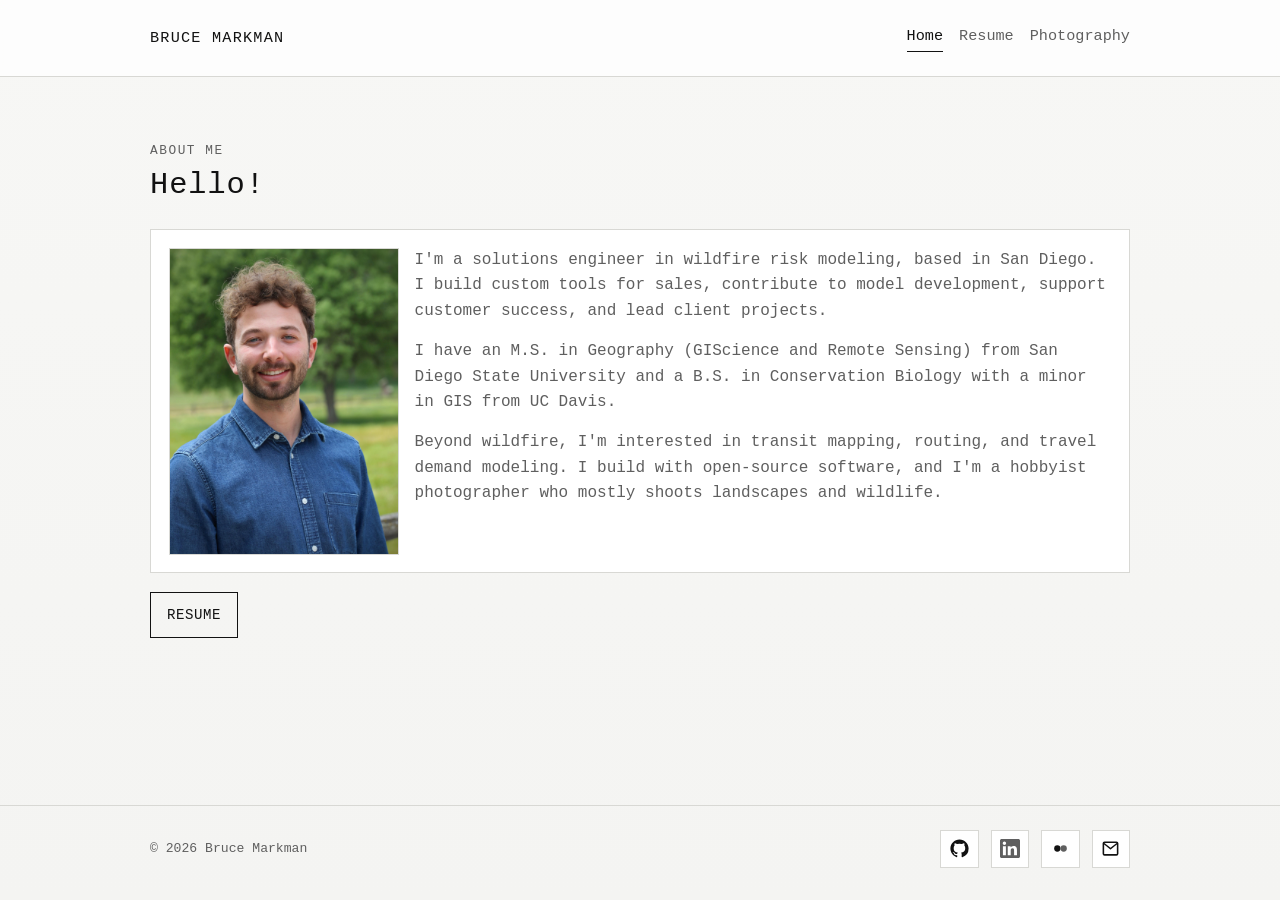
<file: index.html>
<!DOCTYPE html>
<html lang="en">
<head>
  <meta charset="UTF-8">
  <meta name="viewport" content="width=device-width, initial-scale=1.0">
  <title>Bruce Markman | Home</title>
  <link rel="stylesheet" href="style.css">
</head>
<body>
  <header class="site-header">
    <div class="site-shell header-content">
      <a class="brand" href="index.html">Bruce Markman</a>
      <nav class="nav-links" aria-label="Primary">
        <a class="nav-link active" href="index.html">Home</a>
        <a class="nav-link" href="resume.html">Resume</a>
        <a class="nav-link" href="photography.html">Photography</a>
      </nav>
    </div>
  </header>

  <main>
    <section class="content-grid">
      <div>
        <p class="eyebrow">About Me</p>
        <h2>Hello!</h2>
</div>

      <article class="panel about-layout">
        <img class="headshot" src="photos/bruce_markman.jpg" alt="Headshot of Bruce Markman">
        <div class="about-copy">
          <p>I'm a solutions engineer in wildfire risk modeling, based in San Diego. I build custom tools for sales, contribute to model development, support customer success, and lead client projects.</p>
          <p>I have an M.S. in Geography (GIScience and Remote Sensing) from San Diego State University and a B.S. in Conservation Biology with a minor in GIS from UC Davis.</p>
          <p>Beyond wildfire, I'm interested in transit mapping, routing, and travel demand modeling. I build with open-source software, and I'm a hobbyist photographer who mostly shoots landscapes and wildlife.</p>
        </div>
      </article>

      <div class="home-tabs" aria-label="Primary page tabs">
        <a class="button" href="resume.html">Resume</a>
      </div>

    </section>
  </main>

  <footer class="site-footer">
    <div class="footer-content">
      <p class="small">&copy; 2026 Bruce Markman</p>
<div class="social-links">
        <a class="social-link" href="https://github.com/bmarkman1234" target="_blank" rel="noreferrer" aria-label="GitHub profile"><img class="social-icon" src="icons/github.svg" alt="GitHub"></a>
        <a class="social-link" href="https://www.linkedin.com/in/bruce-markman-b74a611ab/" target="_blank" rel="noreferrer" aria-label="LinkedIn profile"><img class="social-icon" src="icons/linkedin.svg" alt="LinkedIn"></a>
        <a class="social-link" href="https://www.flickr.com/photos/brucemarkman/" target="_blank" rel="noreferrer" aria-label="Flickr profile"><img class="social-icon" src="icons/flickr.svg" alt="Flickr"></a>
        <a class="social-link" href="https://mail.google.com/mail/?view=cm&fs=1&to=bmarkman1234@gmail.com" target="_blank" rel="noreferrer" aria-label="Send email in browser"><img class="social-icon" src="icons/email.svg" alt="Send email"></a>
      </div>
    </div>
  </footer></body>
</html>
</file>
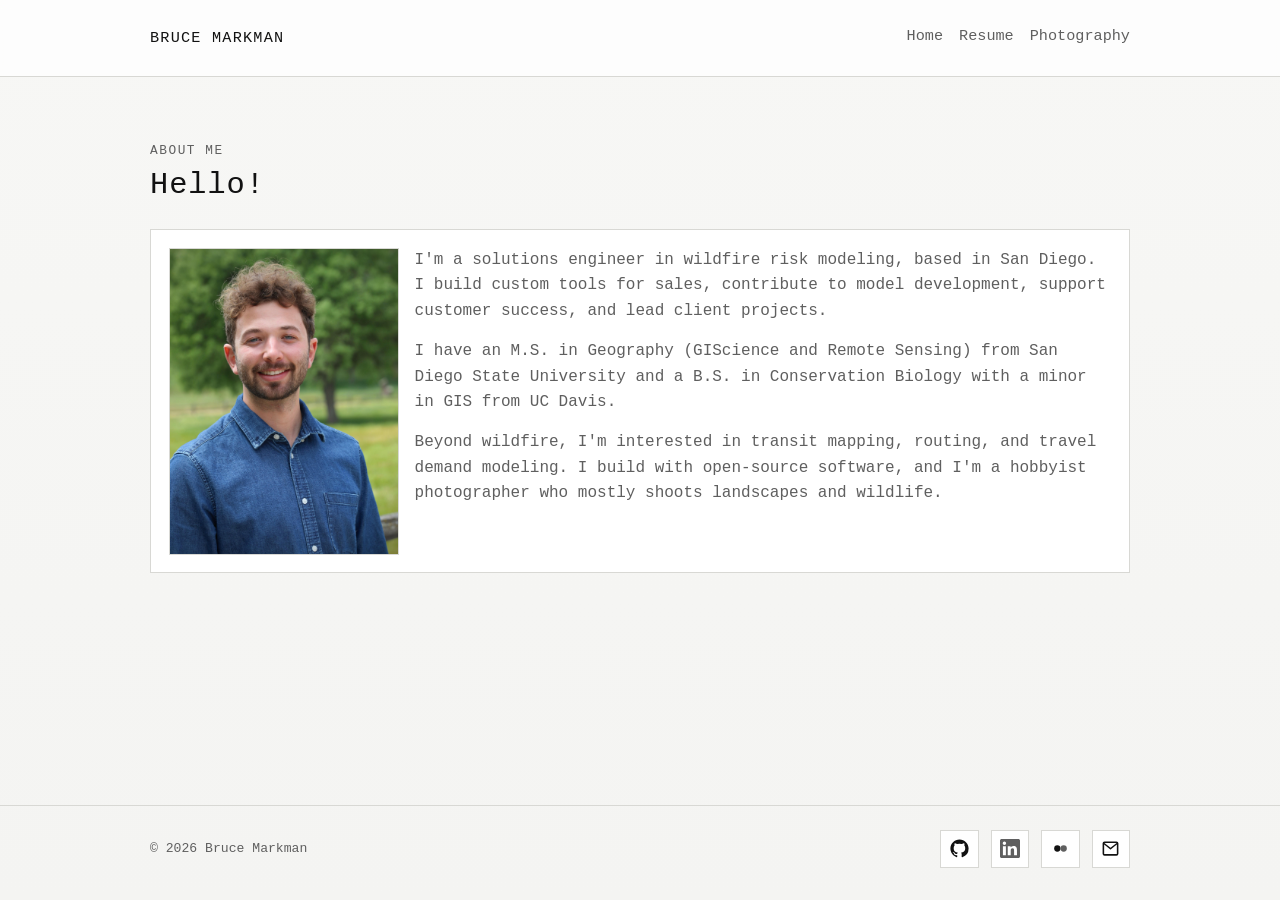
<file: about.html>
<!DOCTYPE html>
<html lang="en">
<head>
  <meta charset="UTF-8">
  <meta name="viewport" content="width=device-width, initial-scale=1.0">
  <title>Bruce Markman | About Me</title>
  <link rel="stylesheet" href="style.css">
</head>
<body>
  <header class="site-header">
    <div class="site-shell header-content">
      <a class="brand" href="index.html">Bruce Markman</a>
      <nav class="nav-links" aria-label="Primary">
        <a class="nav-link" href="index.html">Home</a>
        <a class="nav-link" href="resume.html">Resume</a>
        <a class="nav-link" href="photography.html">Photography</a>
      </nav>
    </div>
  </header>

  <main>
    <section class="content-grid">
      <div>
        <p class="eyebrow">About Me</p>
        <h2>Hello!</h2>
</div>
      <article class="panel about-layout">
        <img class="headshot" src="photos/bruce_markman.jpg" alt="Headshot of Bruce Markman">
        <div class="about-copy">
          <p>I'm a solutions engineer in wildfire risk modeling, based in San Diego. I build custom tools for sales, contribute to model development, support customer success, and lead client projects.</p>
          <p>I have an M.S. in Geography (GIScience and Remote Sensing) from San Diego State University and a B.S. in Conservation Biology with a minor in GIS from UC Davis.</p>
          <p>Beyond wildfire, I'm interested in transit mapping, routing, and travel demand modeling. I build with open-source software, and I'm a hobbyist photographer who mostly shoots landscapes and wildlife.</p>
        </div>
      </article>
    </section>
  </main>

  <footer class="site-footer">
    <div class="footer-content">
      <p class="small">&copy; 2026 Bruce Markman</p>
<div class="social-links">
        <a class="social-link" href="https://github.com/bmarkman1234" target="_blank" rel="noreferrer" aria-label="GitHub profile"><img class="social-icon" src="icons/github.svg" alt="GitHub"></a>
        <a class="social-link" href="https://www.linkedin.com/in/bruce-markman-b74a611ab/" target="_blank" rel="noreferrer" aria-label="LinkedIn profile"><img class="social-icon" src="icons/linkedin.svg" alt="LinkedIn"></a>
        <a class="social-link" href="https://www.flickr.com/photos/brucemarkman/" target="_blank" rel="noreferrer" aria-label="Flickr profile"><img class="social-icon" src="icons/flickr.svg" alt="Flickr"></a>
        <a class="social-link" href="https://mail.google.com/mail/?view=cm&fs=1&to=bmarkman1234@gmail.com" target="_blank" rel="noreferrer" aria-label="Send email in browser"><img class="social-icon" src="icons/email.svg" alt="Send email"></a>
      </div>
    </div>
  </footer></body>
</html>
</file>
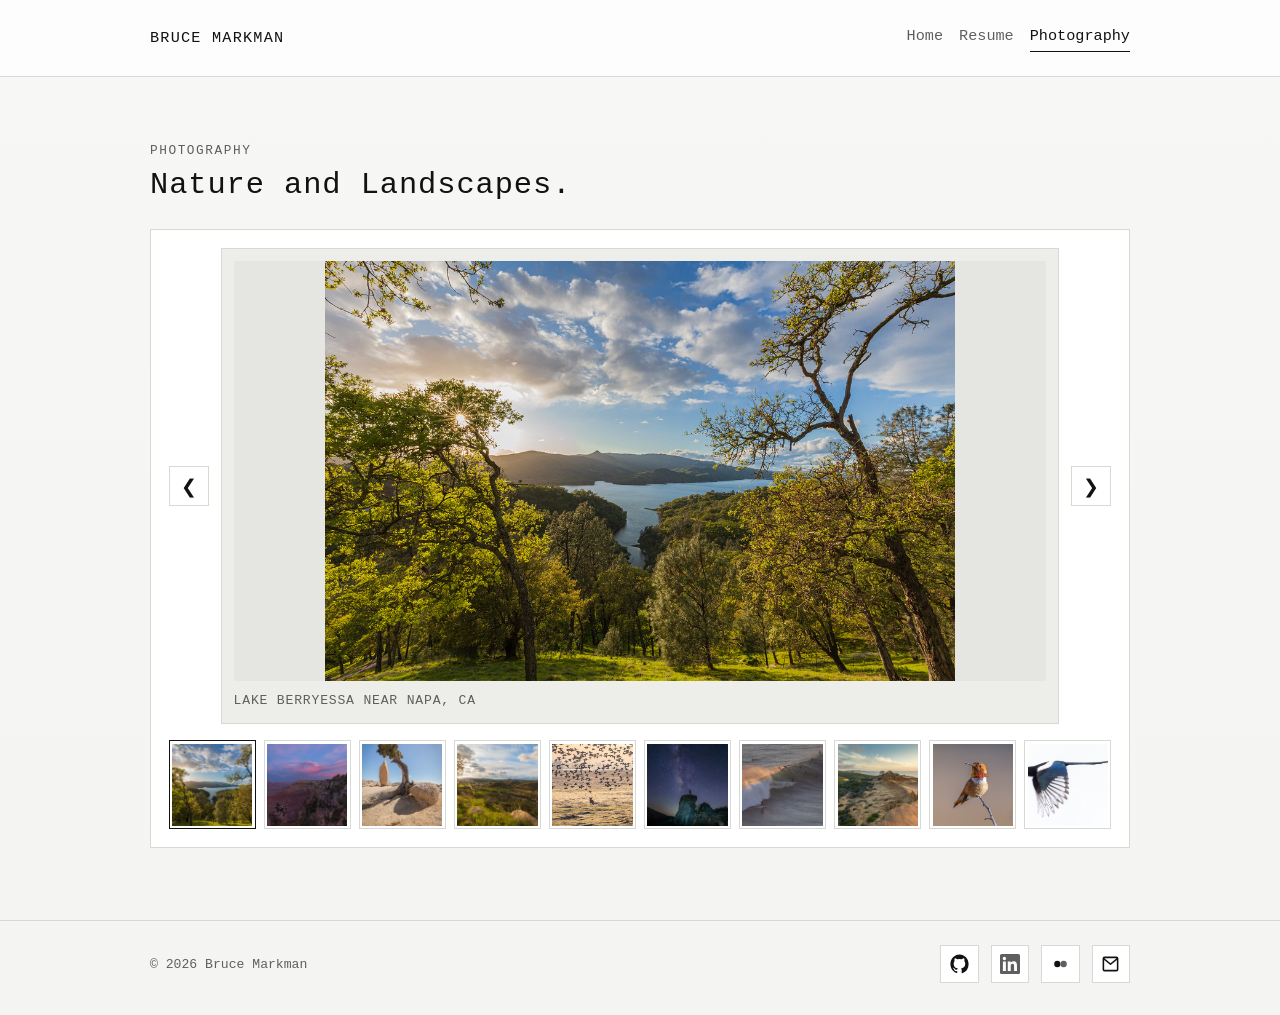
<file: photography.html>
<!DOCTYPE html>
<html lang="en">
<head>
  <meta charset="UTF-8">
  <meta name="viewport" content="width=device-width, initial-scale=1.0">
  <title>Bruce Markman | Photography</title>
  <link rel="stylesheet" href="style.css">
</head>
<body>
  <header class="site-header">
    <div class="site-shell header-content">
      <a class="brand" href="index.html">Bruce Markman</a>
      <nav class="nav-links" aria-label="Primary">
        <a class="nav-link" href="index.html">Home</a>
        <a class="nav-link" href="resume.html">Resume</a>
        <a class="nav-link active" href="photography.html">Photography</a>
      </nav>
    </div>
  </header>

  <main>
    <section class="content-grid">
      <div>
        <p class="eyebrow">Photography</p>
        <h2>Nature and Landscapes.</h2>
      </div>

      <section class="panel carousel-panel" aria-label="Featured photography carousel">
        <div class="photo-carousel" data-carousel>
          <button class="carousel-button" type="button" data-prev aria-label="Previous photo">&#10094;</button>
          <figure class="carousel-frame">
            <img id="carousel-image" src="photos/photography_portfolio/berryessa.jpg" alt="Landscape view at Lake Berryessa">
            <figcaption id="carousel-caption">Lake Berryessa near Napa, CA</figcaption>
          </figure>
          <button class="carousel-button" type="button" data-next aria-label="Next photo">&#10095;</button>
        </div>

        <div class="carousel-thumbs" aria-label="Photo selection">
          <button class="thumb is-active" type="button" data-src="photos/photography_portfolio/berryessa.jpg" data-alt="Landscape view at Lake Berryessa" data-caption="Lake Berryessa">
            <img src="photos/photography_portfolio/berryessa.jpg" alt="Lake Berryessa thumbnail">
          </button>
          <button class="thumb" type="button" data-src="photos/photography_portfolio/grand_canyon.jpg" data-alt="Grand Canyon landscape at golden hour" data-caption="Grand Canyon at dusk">
            <img src="photos/photography_portfolio/grand_canyon.jpg" alt="Grand Canyon thumbnail">
          </button>
          <button class="thumb" type="button" data-src="photos/photography_portfolio/landscape_joshua_tree.jpg" data-alt="Joshua Tree landscape scene" data-caption="Penguin Rock at Joshua Tree National Park">
            <img src="photos/photography_portfolio/landscape_joshua_tree.jpg" alt="Joshua Tree thumbnail">
          </button>
          <button class="thumb" type="button" data-src="photos/photography_portfolio/landscape_poway.jpg" data-alt="Poway hills and grassland landscape" data-caption="Poway, CA after a nice rainstorm">
            <img src="photos/photography_portfolio/landscape_poway.jpg" alt="Poway landscape thumbnail">
          </button>
          <button class="thumb" type="button" data-src="photos/photography_portfolio/landscape_ramonagrasslands.jpg" data-alt="Ramona grasslands landscape" data-caption="A lone coyote surrounded by Canada geese at Ramona Grasslands">
            <img src="photos/photography_portfolio/landscape_ramonagrasslands.jpg" alt="Ramona grasslands thumbnail">
          </button>
          <button class="thumb" type="button" data-src="photos/photography_portfolio/milky_way.jpg" data-alt="Milky Way night sky above landscape" data-caption="My friend Davis shining a light into the Milky Way">
            <img src="photos/photography_portfolio/milky_way.jpg" alt="Milky Way thumbnail">
          </button>
          <button class="thumb" type="button" data-src="photos/photography_portfolio/surf_blacks.jpg" data-alt="Surf scene at Black's Beach" data-caption="Surf's up at Black's Beach">
            <img src="photos/photography_portfolio/surf_blacks.jpg" alt="Surf thumbnail">
          </button>
          <button class="thumb" type="button" data-src="photos/photography_portfolio/torrey_pines.jpg" data-alt="Torrey Pines coastal landscape" data-caption="Razor Point, Torrey Pines">
            <img src="photos/photography_portfolio/torrey_pines.jpg" alt="Torrey Pines thumbnail">
          </button>
          <button class="thumb" type="button" data-src="photos/photography_portfolio/allens_humming.jpg" data-alt="Allen's hummingbird portrait" data-caption="Allen's Hummingbird">
            <img src="photos/photography_portfolio/allens_humming.jpg" alt="Allen's hummingbird thumbnail">
          </button>
          <button class="thumb" type="button" data-src="photos/photography_portfolio/yellow_billedMagpie.jpg" data-alt="Yellow-billed magpie on branch" data-caption="Yellow-billed Magpie in flight">
            <img src="photos/photography_portfolio/yellow_billedMagpie.jpg" alt="Yellow-billed magpie thumbnail">
          </button>
        </div>
      </section>
    </section>
  </main>

  <footer class="site-footer">
    <div class="footer-content">
      <p class="small">&copy; 2026 Bruce Markman</p>
<div class="social-links">
        <a class="social-link" href="https://github.com/bmarkman1234" target="_blank" rel="noreferrer" aria-label="GitHub profile"><img class="social-icon" src="icons/github.svg" alt="GitHub"></a>
        <a class="social-link" href="https://www.linkedin.com/in/bruce-markman-b74a611ab/" target="_blank" rel="noreferrer" aria-label="LinkedIn profile"><img class="social-icon" src="icons/linkedin.svg" alt="LinkedIn"></a>
        <a class="social-link" href="https://www.flickr.com/photos/brucemarkman/" target="_blank" rel="noreferrer" aria-label="Flickr profile"><img class="social-icon" src="icons/flickr.svg" alt="Flickr"></a>
        <a class="social-link" href="https://mail.google.com/mail/?view=cm&fs=1&to=bmarkman1234@gmail.com" target="_blank" rel="noreferrer" aria-label="Send email in browser"><img class="social-icon" src="icons/email.svg" alt="Send email"></a>
      </div>
    </div>
  </footer>

  <script src="photography-carousel.js"></script>
</body>
</html>
</file>
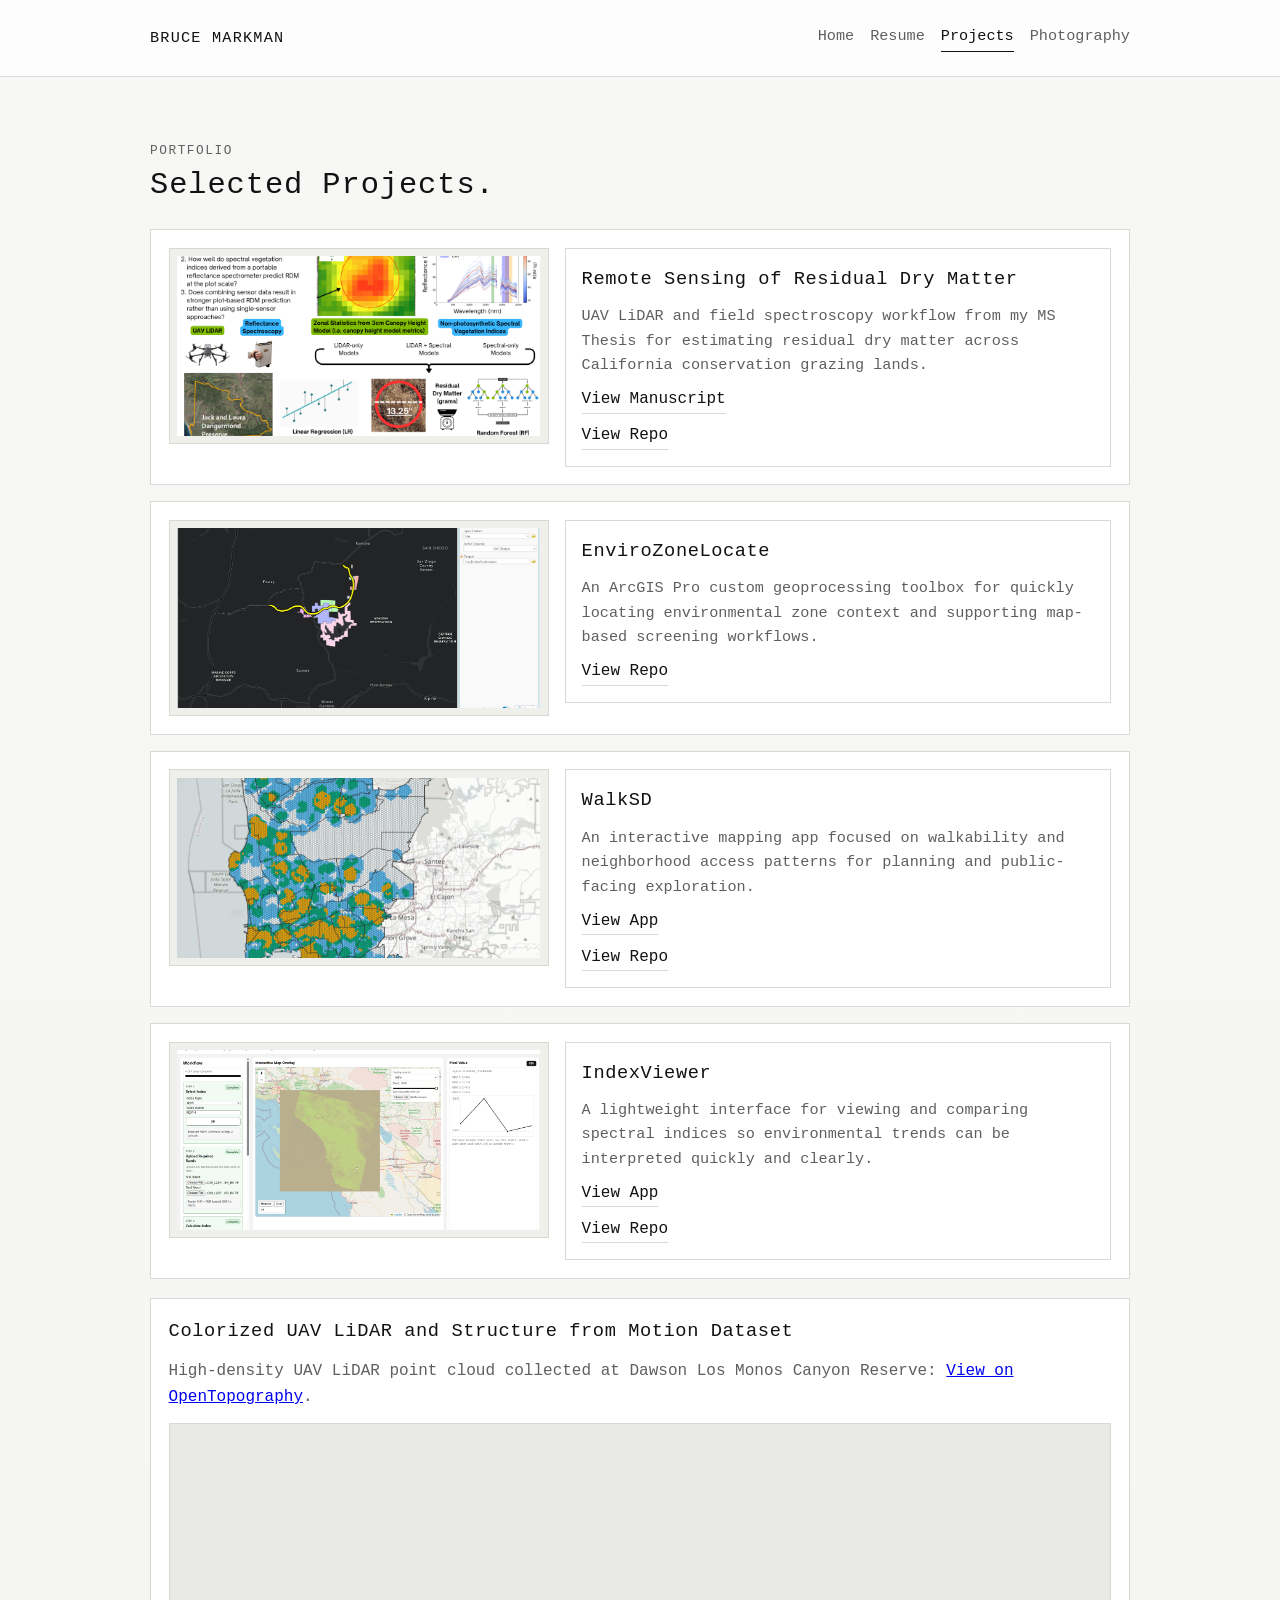
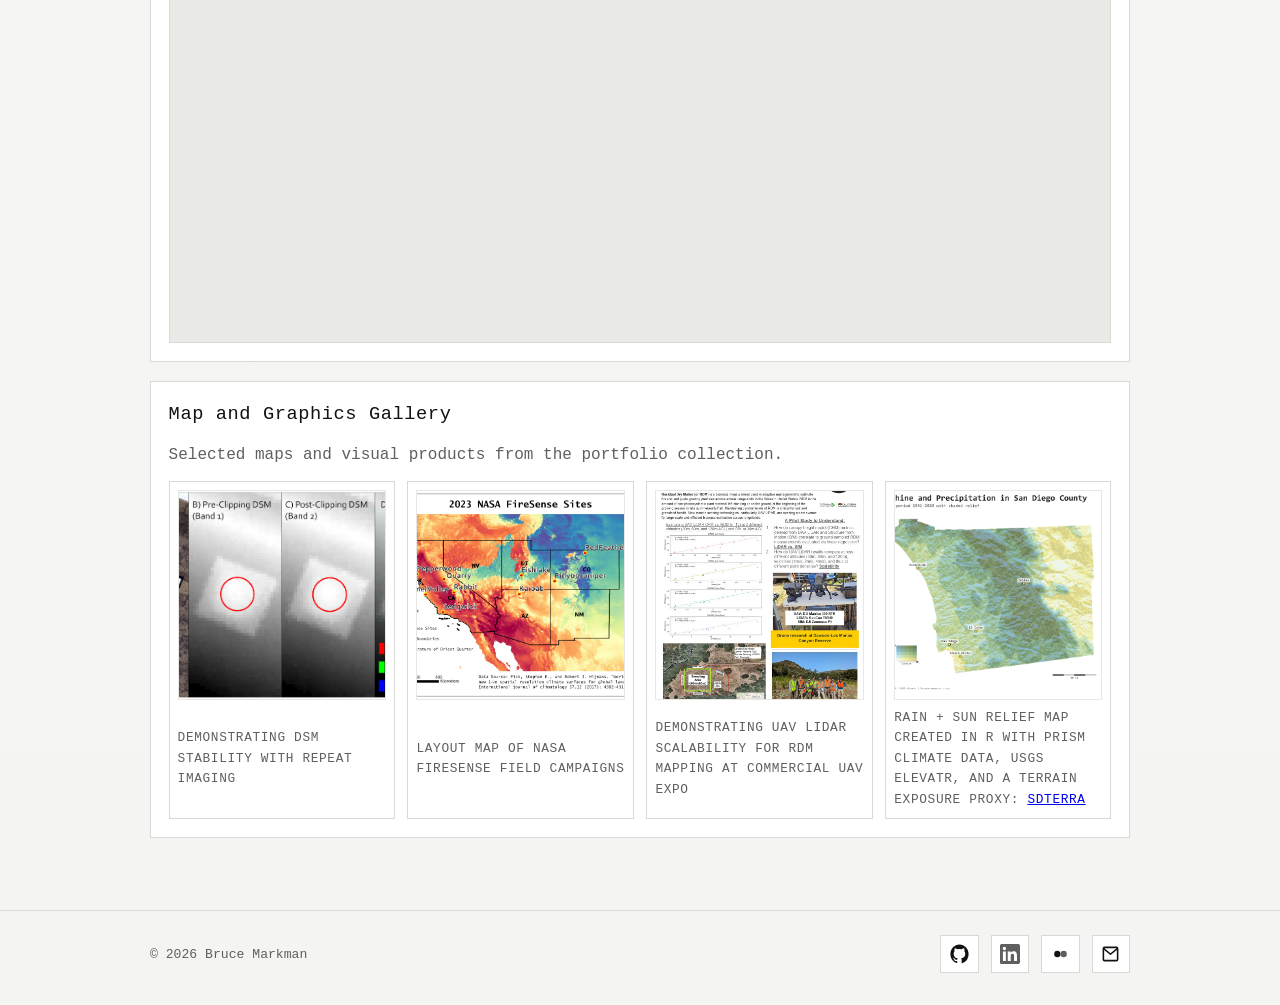
<file: portfolio.html>
<!DOCTYPE html>
<html lang="en">
<head>
  <meta charset="UTF-8">
  <meta name="viewport" content="width=device-width, initial-scale=1.0">
  <title>Bruce Markman | Portfolio</title>
  <link rel="stylesheet" href="style.css">
</head>
<body class="portfolio-page">
  <header class="site-header">
    <div class="site-shell header-content">
      <a class="brand" href="index.html">Bruce Markman</a>
      <nav class="nav-links" aria-label="Primary">
        <a class="nav-link" href="index.html">Home</a>
        <a class="nav-link" href="resume.html">Resume</a>
        <a class="nav-link active" href="portfolio.html">Projects</a>
        <a class="nav-link" href="photography.html">Photography</a>
      </nav>
    </div>
  </header>

  <main>
    <section class="content-grid">
      <div>
        <p class="eyebrow">Portfolio</p>
        <h2>Selected Projects.</h2>
      </div>

      <section class="project-showcase" aria-label="Featured interactive projects">
        <article class="project-row panel">
          <figure class="project-shot">
            <img src="portfolio%20maps/screenshots_for_featured/Graphical%20Abstract%20-%20RS%20of%20RDM%20Paper.png" alt="Remote Sensing of Residual Dry Matter screenshot">
          </figure>
          <div class="project-card">
            <h3>Remote Sensing of Residual Dry Matter</h3>
            <p>UAV LiDAR and field spectroscopy workflow from my MS Thesis for estimating residual dry matter across California conservation grazing lands.</p>
            <a class="project-link" href="https://doi.org/10.3390/rs17142352" target="_blank" rel="noreferrer">View Manuscript</a>
            <a class="project-link" href="https://github.com/bmarkman1234/Remote-Sensing-of-Residual-Dry-Matter" target="_blank" rel="noreferrer">View Repo</a>
          </div>
        </article>

        <article class="project-row panel">
          <figure class="project-shot">
            <img src="portfolio%20maps/screenshots_for_featured/tool_example.jpg" alt="EnviroZoneLocate tool screenshot">
          </figure>
          <div class="project-card">
            <h3>EnviroZoneLocate</h3>
            <p>An ArcGIS Pro custom geoprocessing toolbox for quickly locating environmental zone context and supporting map-based screening workflows.</p>
            <a class="project-link" href="https://github.com/bmarkman1234/envirozonelocate" target="_blank" rel="noreferrer">View Repo</a>
          </div>
        </article>

        <article class="project-row panel">
          <figure class="project-shot">
            <img src="portfolio%20maps/screenshots_for_featured/walkability_map.png" alt="WalkSD project screenshot">
          </figure>
          <div class="project-card">
            <h3>WalkSD</h3>
            <p>An interactive mapping app focused on walkability and neighborhood access patterns for planning and public-facing exploration.</p>
            <a class="project-link" href="https://bmarkman1234.github.io/walkSD/" target="_blank" rel="noreferrer">View App</a>
            <a class="project-link" href="https://github.com/bmarkman1234/WalkSD" target="_blank" rel="noreferrer">View Repo</a>
          </div>
        </article>

        <article class="project-row panel">
          <figure class="project-shot">
            <img src="portfolio%20maps/screenshots_for_featured/Index_Viewer_Example.png" alt="IndexViewer project screenshot">
          </figure>
          <div class="project-card">
            <h3>IndexViewer</h3>
            <p>A lightweight interface for viewing and comparing spectral indices so environmental trends can be interpreted quickly and clearly.</p>
            <a class="project-link" href="https://bmarkman1234.github.io/IndexViewer/" target="_blank" rel="noreferrer">View App</a>
            <a class="project-link" href="https://github.com/bmarkman1234/IndexViewer" target="_blank" rel="noreferrer">View Repo</a>
          </div>
        </article>

      </section>

      <section class="panel featured-media" aria-label="Featured point cloud media">
        <h3>Colorized UAV LiDAR and Structure from Motion Dataset</h3>
        <p>High-density UAV LiDAR point cloud collected at Dawson Los Monos Canyon Reserve: <a href="https://portal.opentopography.org/dataspace/dataset?opentopoID=OTDS.042025.32611.1" target="_blank" rel="noreferrer">View on OpenTopography</a>.</p>
        <iframe class="featured-video" src="https://drive.google.com/file/d/1UmWCXFGlg045rsxGuxukkRGc4PZ9J44o/preview" title="Point cloud viewer" allow="autoplay" loading="lazy"></iframe>
        <a class="project-link featured-video-mobile-link" href="https://drive.google.com/file/d/1UmWCXFGlg045rsxGuxukkRGc4PZ9J44o/view" target="_blank" rel="noreferrer">Open point cloud viewer</a>
      </section>

      <section class="panel map-feature-panel" aria-label="Map gallery">
        <h3>Map and Graphics Gallery</h3>
        <p>Selected maps and visual products from the portfolio collection.</p>
        <div class="map-feature-grid">
          <figure class="map-feature-card">
            <a class="map-feature-link" href="portfolio%20maps/dsm_dtm_composite.png" data-map-viewer>
              <img src="portfolio%20maps/dsm_dtm_composite.png" alt="DSM and DTM composite map">
            </a>
            <figcaption>Demonstrating DSM stability with repeat imaging</figcaption>
          </figure>
          <figure class="map-feature-card">
            <a class="map-feature-link" href="portfolio%20maps/FireSenseLayout_Temp.jpg" data-map-viewer>
              <img src="portfolio%20maps/FireSenseLayout_Temp.jpg" alt="FireSense layout map">
            </a>
            <figcaption>Layout Map of NASA FireSense Field Campaigns</figcaption>
          </figure>
          <figure class="map-feature-card">
            <a class="map-feature-link" href="portfolio%20maps/Commercial%20UAV%20Expo%20RDM%20Poster%208.5x11_.jpg" data-map-viewer>
              <img src="portfolio%20maps/Commercial%20UAV%20Expo%20RDM%20Poster%208.5x11_.jpg" alt="Commercial UAV Expo residual dry matter poster">
            </a>
            <figcaption>Demonstrating UAV LiDAR Scalability for RDM Mapping at Commercial UAV Expo</figcaption>
          </figure>
          <figure class="map-feature-card">
            <a class="map-feature-link" href="portfolio%20maps/screenshots_for_featured/map_rain_sun_relief.png" data-map-viewer>
              <img src="portfolio%20maps/screenshots_for_featured/map_rain_sun_relief.png" alt="Relief map with rain and sun symbology">
            </a>
            <figcaption>Rain + Sun Relief Map Created in R with PRISM climate data, USGS Elevatr, and a Terrain Exposure Proxy: <a href="https://github.com/bmarkman1234/sdTerra" target="_blank" rel="noreferrer">sdTerra</a></figcaption>
          </figure>
        </div>
      </section>
    </section>
  </main>

  <div class="map-modal" id="map-modal" hidden>
    <button class="map-modal-close" type="button" aria-label="Close map viewer">Close</button>
    <img class="map-modal-image" id="map-modal-image" alt="Expanded map view">
  </div>

  <footer class="site-footer">
    <div class="footer-content">
      <p class="small">&copy; 2026 Bruce Markman</p>
<div class="social-links">
        <a class="social-link" href="https://github.com/bmarkman1234" target="_blank" rel="noreferrer" aria-label="GitHub profile"><img class="social-icon" src="icons/github.svg" alt="GitHub"></a>
        <a class="social-link" href="https://www.linkedin.com/in/bruce-markman-b74a611ab/" target="_blank" rel="noreferrer" aria-label="LinkedIn profile"><img class="social-icon" src="icons/linkedin.svg" alt="LinkedIn"></a>
        <a class="social-link" href="https://www.flickr.com/photos/brucemarkman/" target="_blank" rel="noreferrer" aria-label="Flickr profile"><img class="social-icon" src="icons/flickr.svg" alt="Flickr"></a>
        <a class="social-link" href="https://mail.google.com/mail/?view=cm&fs=1&to=bmarkman1234@gmail.com" target="_blank" rel="noreferrer" aria-label="Send email in browser"><img class="social-icon" src="icons/email.svg" alt="Send email"></a>
      </div>
    </div>
  </footer>
  <script src="portfolio-map-viewer.js"></script>
</body>
</html>
</file>
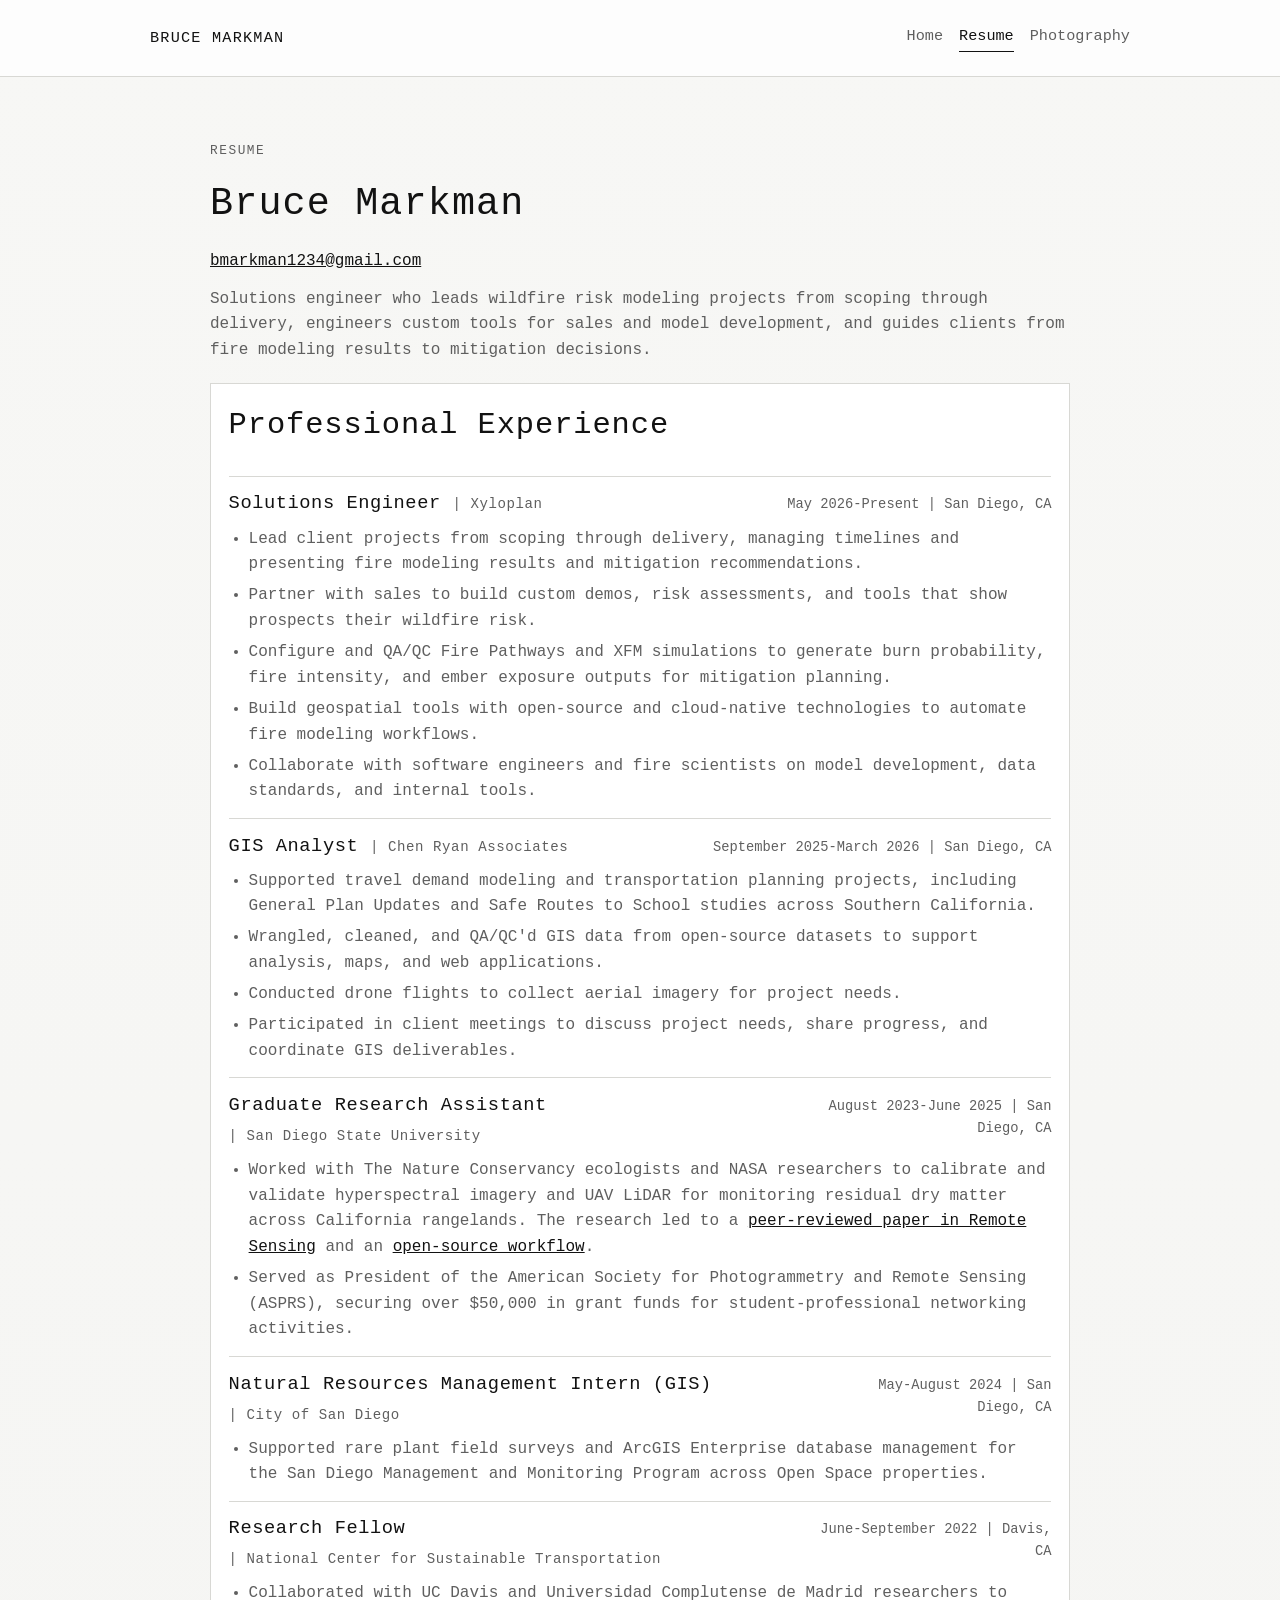
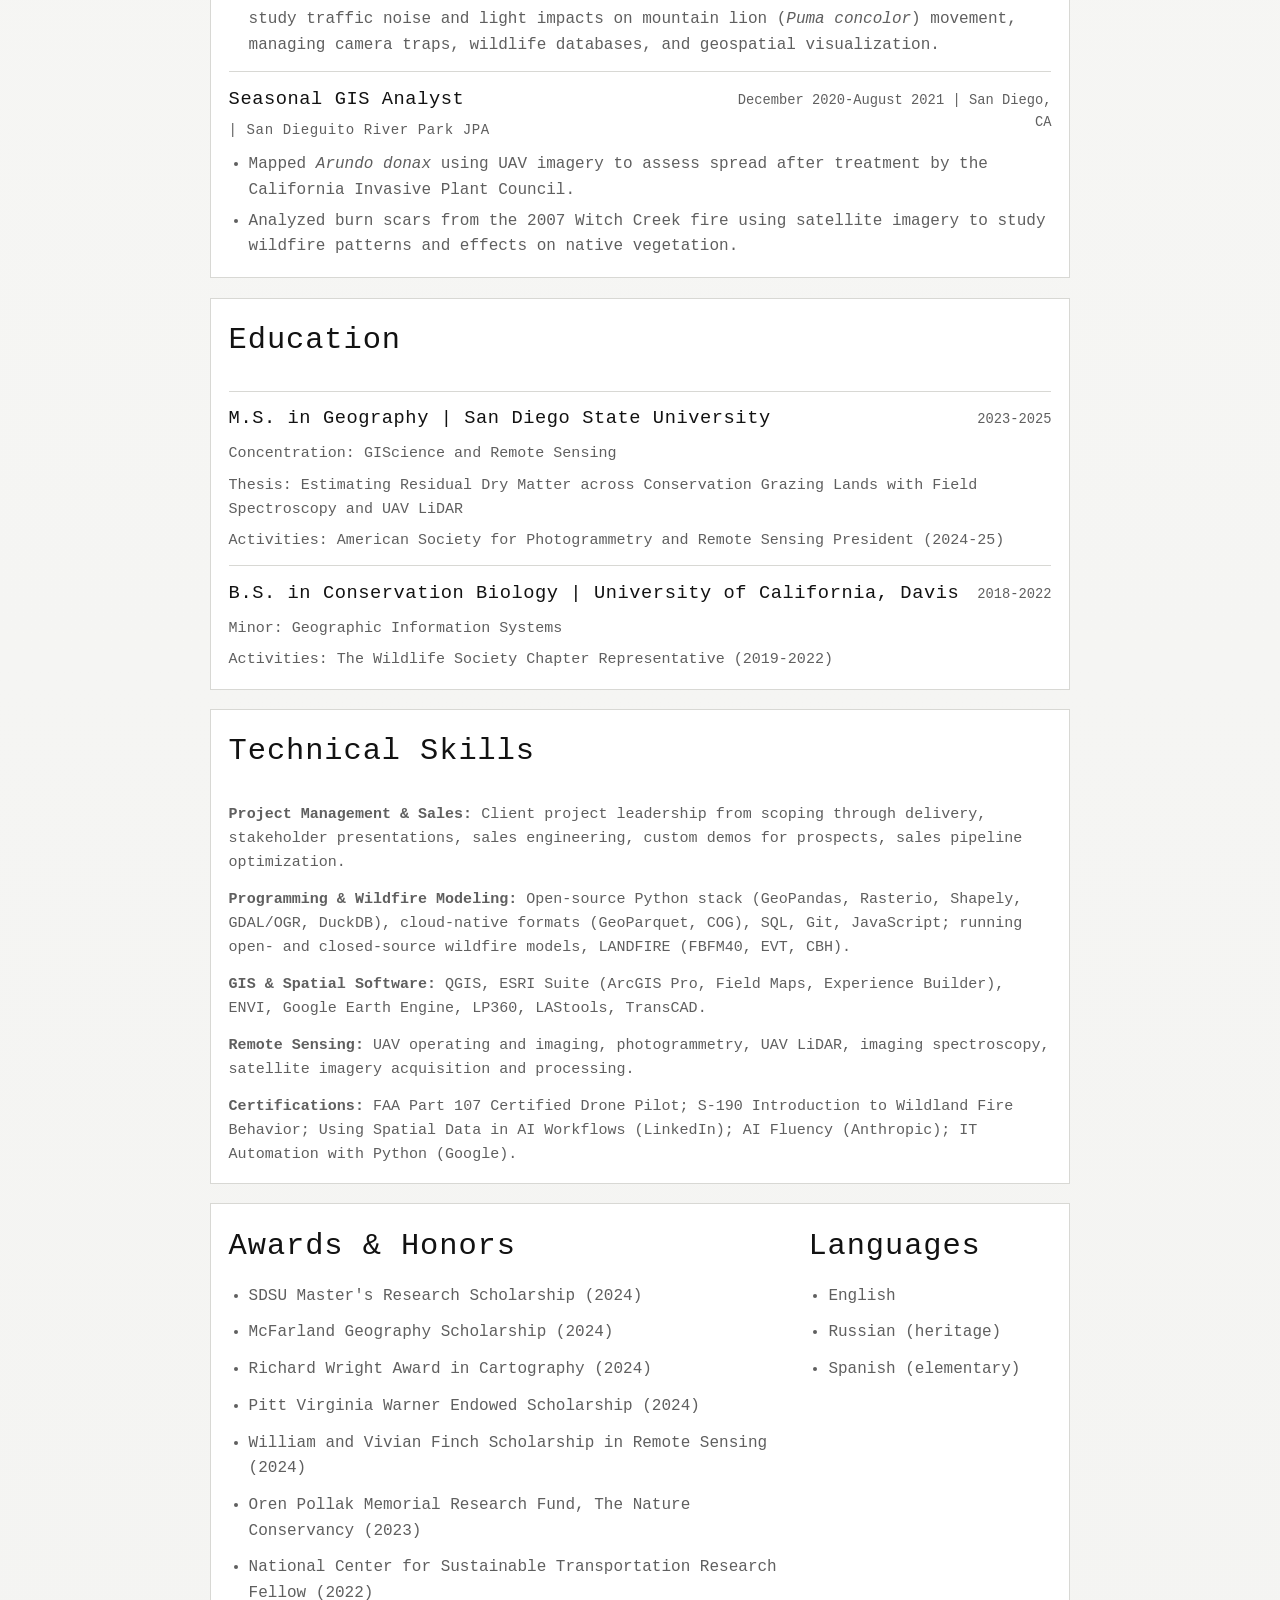
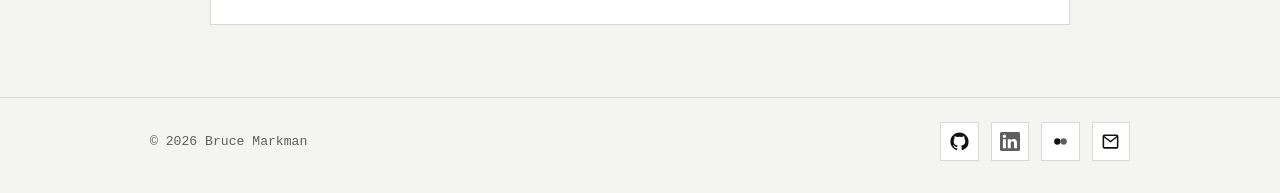
<file: resume.html>
<!DOCTYPE html>
<html lang="en">
<head>
  <meta charset="UTF-8">
  <meta name="viewport" content="width=device-width, initial-scale=1.0">
  <title>Bruce Markman | Resume</title>
  <link rel="stylesheet" href="style.css">
</head>
<body>
  <header class="site-header">
    <div class="site-shell header-content">
      <a class="brand" href="index.html">Bruce Markman</a>
      <nav class="nav-links" aria-label="Primary">
        <a class="nav-link" href="index.html">Home</a>
        <a class="nav-link active" href="resume.html">Resume</a>
        <a class="nav-link" href="photography.html">Photography</a>
      </nav>
    </div>
  </header>

  <main>
    <section class="content-grid resume-content">
      <header class="resume-heading">
        <p class="eyebrow">Resume</p>
        <h1>Bruce Markman</h1>
        <p><a href="mailto:bmarkman1234@gmail.com">bmarkman1234@gmail.com</a></p>
        <p class="resume-summary">Solutions engineer who leads wildfire risk modeling projects from scoping through delivery, engineers custom tools for sales and model development, and guides clients from fire modeling results to mitigation decisions.</p>
      </header>

      <section class="panel resume-section">
        <h2>Professional Experience</h2>
        <article class="resume-entry">
          <div class="resume-entry-heading">
            <h3>Solutions Engineer <span class="resume-employer">| Xyloplan</span></h3>
            <span>May 2026-Present | San Diego, CA</span>
          </div>
          <ul>
            <li>Lead client projects from scoping through delivery, managing timelines and presenting fire modeling results and mitigation recommendations.</li>
            <li>Partner with sales to build custom demos, risk assessments, and tools that show prospects their wildfire risk.</li>
            <li>Configure and QA/QC Fire Pathways and XFM simulations to generate burn probability, fire intensity, and ember exposure outputs for mitigation planning.</li>
            <li>Build geospatial tools with open-source and cloud-native technologies to automate fire modeling workflows.</li>
            <li>Collaborate with software engineers and fire scientists on model development, data standards, and internal tools.</li>
          </ul>
        </article>
        <article class="resume-entry">
          <div class="resume-entry-heading">
            <h3>GIS Analyst <span class="resume-employer">| Chen Ryan Associates</span></h3>
            <span>September 2025-March 2026 | San Diego, CA</span>
          </div>
          <ul>
            <li>Supported travel demand modeling and transportation planning projects, including General Plan Updates and Safe Routes to School studies across Southern California.</li>
            <li>Wrangled, cleaned, and QA/QC'd GIS data from open-source datasets to support analysis, maps, and web applications.</li>
            <li>Conducted drone flights to collect aerial imagery for project needs.</li>
            <li>Participated in client meetings to discuss project needs, share progress, and coordinate GIS deliverables.</li>
          </ul>
        </article>
        <article class="resume-entry">
          <div class="resume-entry-heading">
            <h3>Graduate Research Assistant <span class="resume-employer">| San Diego State University</span></h3>
            <span>August 2023-June 2025 | San Diego, CA</span>
          </div>
          <ul>
            <li>Worked with The Nature Conservancy ecologists and NASA researchers to calibrate and validate hyperspectral imagery and UAV LiDAR for monitoring residual dry matter across California rangelands. The research led to a <a href="https://doi.org/10.3390/rs17142352" target="_blank" rel="noreferrer">peer-reviewed paper in Remote Sensing</a> and an <a href="https://github.com/bmarkman1234/Remote-Sensing-of-Residual-Dry-Matter" target="_blank" rel="noreferrer">open-source workflow</a>.</li>
            <li>Served as President of the American Society for Photogrammetry and Remote Sensing (ASPRS), securing over $50,000 in grant funds for student-professional networking activities.</li>
          </ul>
        </article>
        <article class="resume-entry">
          <div class="resume-entry-heading">
            <h3>Natural Resources Management Intern (GIS) <span class="resume-employer">| City of San Diego</span></h3>
            <span>May-August 2024 | San Diego, CA</span>
          </div>
          <ul>
            <li>Supported rare plant field surveys and ArcGIS Enterprise database management for the San Diego Management and Monitoring Program across Open Space properties.</li>
          </ul>
        </article>
        <article class="resume-entry">
          <div class="resume-entry-heading">
            <h3>Research Fellow <span class="resume-employer">| National Center for Sustainable Transportation</span></h3>
            <span>June-September 2022 | Davis, CA</span>
          </div>
          <ul>
            <li>Collaborated with UC Davis and Universidad Complutense de Madrid researchers to study traffic noise and light impacts on mountain lion (<i>Puma concolor</i>) movement, managing camera traps, wildlife databases, and geospatial visualization.</li>
          </ul>
        </article>
        <article class="resume-entry">
          <div class="resume-entry-heading">
            <h3>Seasonal GIS Analyst <span class="resume-employer">| San Dieguito River Park JPA</span></h3>
            <span>December 2020-August 2021 | San Diego, CA</span>
          </div>
          <ul>
            <li>Mapped <i>Arundo donax</i> using UAV imagery to assess spread after treatment by the California Invasive Plant Council.</li>
            <li>Analyzed burn scars from the 2007 Witch Creek fire using satellite imagery to study wildfire patterns and effects on native vegetation.</li>
          </ul>
        </article>
      </section>

      <section class="panel resume-section">
        <h2>Education</h2>
        <article class="resume-entry">
          <div class="resume-entry-heading">
            <h3>M.S. in Geography | San Diego State University</h3>
            <span>2023-2025</span>
          </div>
          <p>Concentration: GIScience and Remote Sensing</p>
          <p>Thesis: Estimating Residual Dry Matter across Conservation Grazing Lands with Field Spectroscopy and UAV LiDAR</p>
          <p>Activities: American Society for Photogrammetry and Remote Sensing President (2024-25)</p>
        </article>
        <article class="resume-entry">
          <div class="resume-entry-heading">
            <h3>B.S. in Conservation Biology | University of California, Davis</h3>
            <span>2018-2022</span>
          </div>
          <p>Minor: Geographic Information Systems</p>
          <p>Activities: The Wildlife Society Chapter Representative (2019-2022)</p>
        </article>
      </section>

      <section class="panel resume-section">
        <h2>Technical Skills</h2>
        <p><strong>Project Management &amp; Sales:</strong> Client project leadership from scoping through delivery, stakeholder presentations, sales engineering, custom demos for prospects, sales pipeline optimization.</p>
        <p><strong>Programming &amp; Wildfire Modeling:</strong> Open-source Python stack (GeoPandas, Rasterio, Shapely, GDAL/OGR, DuckDB), cloud-native formats (GeoParquet, COG), SQL, Git, JavaScript; running open- and closed-source wildfire models, LANDFIRE (FBFM40, EVT, CBH).</p>
        <p><strong>GIS &amp; Spatial Software:</strong> QGIS, ESRI Suite (ArcGIS Pro, Field Maps, Experience Builder), ENVI, Google Earth Engine, LP360, LAStools, TransCAD.</p>
        <p><strong>Remote Sensing:</strong> UAV operating and imaging, photogrammetry, UAV LiDAR, imaging spectroscopy, satellite imagery acquisition and processing.</p>
        <p><strong>Certifications:</strong> FAA Part 107 Certified Drone Pilot; S-190 Introduction to Wildland Fire Behavior; Using Spatial Data in AI Workflows (LinkedIn); AI Fluency (Anthropic); IT Automation with Python (Google).</p>
      </section>

      <section class="panel resume-section resume-extras" aria-label="Awards, honors, and languages">
        <div class="resume-awards">
          <h2>Awards &amp; Honors</h2>
          <ul>
            <li>SDSU Master's Research Scholarship (2024)</li>
            <li>McFarland Geography Scholarship (2024)</li>
            <li>Richard Wright Award in Cartography (2024)</li>
            <li>Pitt Virginia Warner Endowed Scholarship (2024)</li>
            <li>William and Vivian Finch Scholarship in Remote Sensing (2024)</li>
            <li>Oren Pollak Memorial Research Fund, The Nature Conservancy (2023)</li>
            <li>National Center for Sustainable Transportation Research Fellow (2022)</li>
          </ul>
        </div>
        <div class="resume-languages">
          <h2>Languages</h2>
          <ul>
            <li>English</li>
            <li>Russian (heritage)</li>
            <li>Spanish (elementary)</li>
          </ul>
        </div>
      </section>
    </section>
  </main>

  <footer class="site-footer">
    <div class="footer-content">
      <p class="small">&copy; 2026 Bruce Markman</p>
      <div class="social-links">
        <a class="social-link" href="https://github.com/bmarkman1234" target="_blank" rel="noreferrer" aria-label="GitHub profile"><img class="social-icon" src="icons/github.svg" alt="GitHub"></a>
        <a class="social-link" href="https://www.linkedin.com/in/bruce-markman-b74a611ab/" target="_blank" rel="noreferrer" aria-label="LinkedIn profile"><img class="social-icon" src="icons/linkedin.svg" alt="LinkedIn"></a>
        <a class="social-link" href="https://www.flickr.com/photos/brucemarkman/" target="_blank" rel="noreferrer" aria-label="Flickr profile"><img class="social-icon" src="icons/flickr.svg" alt="Flickr"></a>
        <a class="social-link" href="https://mail.google.com/mail/?view=cm&fs=1&to=bmarkman1234@gmail.com" target="_blank" rel="noreferrer" aria-label="Send email in browser"><img class="social-icon" src="icons/email.svg" alt="Send email"></a>
      </div>
    </div>
  </footer>
</body>
</html>
</file>
<file: style.css>
:root {
  --bg: #f4f4f2;
  --surface: #ffffff;
  --text: #121212;
  --muted: #5f5f5f;
  --line: #d8d8d4;
  --max-width: 980px;
}

@font-face {
  font-family: 'MonoLisa';
  src: local('MonoLisa');
  font-style: normal;
  font-weight: 400;
}

* {
  box-sizing: border-box;
  margin: 0;
  padding: 0;
}

img {
  max-width: 100%;
}

body {
  font-family: 'MonoLisa', 'SFMono-Regular', Menlo, Monaco, Consolas, 'Courier New', monospace;
  background: linear-gradient(180deg, #f7f7f5 0%, var(--bg) 100%);
  color: var(--text);
  line-height: 1.6;
  min-height: 100vh;
  display: flex;
  flex-direction: column;
  overflow-x: hidden;
}

.site-shell {
  width: min(var(--max-width), 92vw);
  margin: 0 auto;
}

.site-header {
  border-bottom: 1px solid var(--line);
  background-color: rgba(255, 255, 255, 0.75);
  backdrop-filter: blur(6px);
  position: sticky;
  top: 0;
  z-index: 100;
}

.header-content {
  min-height: 76px;
  display: flex;
  justify-content: space-between;
  align-items: center;
  gap: 1rem;
}

.brand {
  text-decoration: none;
  color: var(--text);
  letter-spacing: 0.08em;
  text-transform: uppercase;
  font-size: 0.95rem;
  white-space: nowrap;
}

.nav-links {
  display: flex;
  gap: 1rem;
  flex-wrap: wrap;
  justify-content: flex-end;
}

.nav-link {
  text-decoration: none;
  color: var(--muted);
  font-size: 0.95rem;
  padding-bottom: 0.2rem;
  border-bottom: 1px solid transparent;
  transition: color 0.2s ease, border-color 0.2s ease;
}

.nav-link:hover,
.nav-link:focus-visible,
.nav-link.active {
  color: var(--text);
  border-bottom-color: var(--text);
}

main {
  width: min(var(--max-width), 92vw);
  margin: 0 auto;
  flex: 1;
  padding: 4rem 0 3rem;
  overflow-x: clip;
}

.content-grid {
  display: grid;
  gap: 1.2rem;
}

.panel {
  background: var(--surface);
  border: 1px solid var(--line);
  padding: 1.1rem;
}

.eyebrow {
  text-transform: uppercase;
  letter-spacing: 0.12em;
  color: var(--muted);
  font-size: 0.8rem;
}

h1,
h2,
h3 {
  font-weight: 400;
  letter-spacing: 0.03em;
}

h2 {
  font-size: clamp(1.4rem, 3vw, 1.9rem);
  margin-bottom: 0.8rem;
}

h2:last-child {
  margin-bottom: 0;
}

p {
  color: var(--muted);
}

.button {
  border: 1px solid var(--text);
  background: transparent;
  color: var(--text);
  text-decoration: none;
  padding: 0.65rem 1rem;
  font-size: 0.88rem;
  letter-spacing: 0.04em;
  text-transform: uppercase;
  transition: background-color 0.2s ease, color 0.2s ease;
}

.button:hover,
.button:focus-visible {
  background: var(--text);
  color: #f9f9f9;
}

.about-layout {
  display: grid;
  grid-template-columns: minmax(180px, 230px) 1fr;
  gap: 1rem;
  align-items: start;
}

.headshot {
  width: 100%;
  aspect-ratio: 3 / 4;
  object-fit: cover;
  border: 1px solid var(--line);
  background: #ecece8;
}

.about-copy {
  display: grid;
  gap: 0.9rem;
}

.home-tabs {
  display: flex;
  gap: 0.75rem;
  flex-wrap: wrap;
}

.resume-link,
.project-link {
  color: var(--text);
  text-decoration: none;
  border-bottom: 1px solid var(--line);
  width: fit-content;
}

.resume-link:hover,
.resume-link:focus-visible,
.project-link:hover,
.project-link:focus-visible {
  border-bottom-color: var(--text);
}

.resume-content {
  max-width: 860px;
  margin: 0 auto;
}

.resume-heading,
.resume-section {
  display: grid;
  gap: 0.8rem;
}

.resume-heading h1 {
  font-size: clamp(1.7rem, 4vw, 2.4rem);
}

.resume-heading a,
.resume-entry a {
  color: var(--text);
}

.resume-summary {
  max-width: none;
}

.resume-entry {
  display: grid;
  gap: 0.45rem;
  padding-top: 0.8rem;
  border-top: 1px solid var(--line);
}

.resume-entry-heading {
  display: flex;
  justify-content: space-between;
  align-items: baseline;
  gap: 1rem;
}

.resume-entry-heading span {
  color: var(--muted);
  font-size: 0.86rem;
  text-align: right;
}

.resume-entry-heading .resume-employer {
  font-size: 0.88rem;
  font-weight: 400;
  white-space: nowrap;
}

.resume-section ul {
  padding-left: 1.25rem;
  color: var(--muted);
}

.resume-awards ul,
.resume-languages ul {
  display: grid;
  gap: 0.35rem;
}

.resume-section li + li {
  margin-top: 0.35rem;
}

.resume-section p {
  font-size: 0.94rem;
}

.resume-extras {
  grid-template-columns: 1.4fr 0.6fr;
}

.resume-download {
  text-align: right;
}

.project-showcase {
  display: grid;
  gap: 1rem;
}

.project-row {
  display: grid;
  grid-template-columns: minmax(220px, 380px) 1fr;
  gap: 1rem;
  align-items: start;
}

.project-shot {
  margin: 0;
  border: 1px solid var(--line);
  background: #efefeb;
  padding: 0.45rem;
}

.project-shot img {
  width: 100%;
  height: 180px;
  object-fit: cover;
  display: block;
}

.project-card {
  background: var(--surface);
  border: 1px solid var(--line);
  padding: 1rem;
  display: grid;
  gap: 0.6rem;
}

.project-card p {
  font-size: 0.95rem;
}

.featured-media,
.map-feature-panel {
  display: grid;
  gap: 0.8rem;
}

.featured-video {
  width: 100%;
  max-width: 100%;
  height: clamp(280px, 42vw, 520px);
  max-height: 70vh;
  display: block;
  border: 1px solid var(--line);
  background: #e9e9e5;
}

.featured-video-mobile-link {
  display: none;
}

.map-feature-grid {
  display: grid;
  grid-template-columns: repeat(auto-fit, minmax(220px, 1fr));
  gap: 0.8rem;
}

.map-feature-card {
  border: 1px solid var(--line);
  background: #ffffff;
  padding: 0.5rem;
  display: grid;
  gap: 0.5rem;
  margin: 0;
}

.map-feature-card img {
  width: 100%;
  height: 210px;
  object-fit: cover;
  display: block;
  border: 1px solid #e7e7e3;
}

.map-feature-link {
  display: block;
}

.map-feature-link:hover img,
.map-feature-link:focus-visible img {
  border-color: var(--text);
}

.map-feature-card figcaption {
  font-size: 0.8rem;
  text-transform: uppercase;
  letter-spacing: 0.05em;
  color: var(--muted);
}

.map-modal {
  position: fixed;
  inset: 0;
  z-index: 2000;
  background: rgba(12, 12, 12, 0.86);
  display: grid;
  place-items: center;
  padding: 1rem;
}

.map-modal[hidden] {
  display: none;
}

.map-modal-image {
  max-width: min(1200px, 96vw);
  max-height: 86vh;
  border: 1px solid #303030;
  background: #111111;
}

.map-modal-close {
  position: absolute;
  top: 1rem;
  right: 1rem;
  border: 1px solid #707070;
  background: #111111;
  color: #f5f5f5;
  padding: 0.45rem 0.75rem;
  cursor: pointer;
  text-transform: uppercase;
  letter-spacing: 0.04em;
}

.map-modal-close:hover,
.map-modal-close:focus-visible {
  border-color: #ffffff;
}

.carousel-panel {
  display: grid;
  gap: 1rem;
}

.photo-carousel {
  display: grid;
  grid-template-columns: auto 1fr auto;
  gap: 0.75rem;
  align-items: center;
}

.carousel-frame {
  margin: 0;
  border: 1px solid var(--line);
  background: #ededea;
  padding: 0.75rem;
  display: grid;
  gap: 0.6rem;
}

.carousel-frame img {
  width: 100%;
  height: clamp(240px, 40vw, 420px);
  object-fit: contain;
  display: block;
  background: #e5e5e1;
}

.carousel-frame figcaption {
  font-size: 0.82rem;
  text-transform: uppercase;
  letter-spacing: 0.06em;
  color: var(--muted);
}

.carousel-button {
  width: 2.5rem;
  height: 2.5rem;
  border: 1px solid var(--line);
  background: #ffffff;
  color: var(--text);
  font-size: 1.2rem;
  cursor: pointer;
}

.carousel-button:hover,
.carousel-button:focus-visible {
  border-color: var(--text);
  background: #f0f0ed;
}

.carousel-thumbs {
  display: grid;
  grid-template-columns: repeat(auto-fit, minmax(85px, 1fr));
  gap: 0.5rem;
}

.thumb {
  border: 1px solid var(--line);
  padding: 0.15rem;
  background: #ffffff;
  cursor: pointer;
}

.thumb img {
  width: 100%;
  height: 82px;
  object-fit: cover;
  display: block;
}

.thumb.is-active {
  border-color: var(--text);
}

.site-footer {
  border-top: 1px solid var(--line);
  padding: 1.5rem 0 2rem;
  margin-top: 1.5rem;
}

.footer-content {
  width: min(var(--max-width), 92vw);
  margin: 0 auto;
  display: flex;
  justify-content: space-between;
  gap: 1rem;
  flex-wrap: wrap;
  align-items: center;
}

.social-links {
  display: flex;
  gap: 0.75rem;
}

.social-link {
  width: 2.4rem;
  height: 2.4rem;
  border: 1px solid var(--line);
  display: inline-flex;
  align-items: center;
  justify-content: center;
  background: #ffffff;
  transition: border-color 0.2s ease, background-color 0.2s ease;
}

.social-link:hover,
.social-link:focus-visible {
  border-color: var(--text);
  background-color: #f0f0ed;
}

.social-icon {
  width: 1.2rem;
  height: 1.2rem;
  display: block;
}

.small {
  color: var(--muted);
  font-size: 0.82rem;
}

@media (max-width: 700px) {
  .header-content {
    min-height: auto;
    padding: 0.95rem 0;
    flex-direction: column;
    align-items: flex-start;
  }

  .nav-links {
    justify-content: flex-start;
  }

  main {
    padding-top: 3rem;
  }

  .footer-content {
    flex-direction: column;
    align-items: flex-start;
  }

  .about-layout,
  .project-row,
  .photo-carousel {
    grid-template-columns: 1fr;
  }

  .panel {
    padding: 0.85rem;
  }

  .map-feature-grid {
    grid-template-columns: 1fr;
  }

  .project-shot img {
    height: clamp(170px, 52vw, 240px);
    object-fit: cover;
  }

  .home-tabs .button,
  .carousel-button {
    width: 100%;
    text-align: center;
  }

  .featured-video {
    height: clamp(220px, 58vw, 340px);
  }

  .featured-video-mobile-link {
    display: none;
  }

  .resume-entry-heading {
    flex-direction: column;
    gap: 0.15rem;
  }

  .resume-entry-heading span {
    text-align: left;
  }

  .resume-entry-heading .resume-employer {
    white-space: normal;
  }

  .resume-extras {
    grid-template-columns: 1fr;
  }

  .resume-download {
    text-align: left;
  }

  .portfolio-page main {
    width: 100%;
    padding: 2.2rem 0.65rem 2rem;
  }

  .portfolio-page .content-grid {
    gap: 0.9rem;
  }

  .portfolio-page .project-row,
  .portfolio-page .project-shot,
  .portfolio-page .project-card,
  .portfolio-page .map-feature-card {
    min-width: 0;
  }

  .portfolio-page .project-shot img {
    height: clamp(150px, 48vw, 210px);
  }

  .portfolio-page .project-card p,
  .portfolio-page .featured-media p,
  .portfolio-page .map-feature-card figcaption {
    overflow-wrap: anywhere;
    word-break: break-word;
  }
}
</file>
